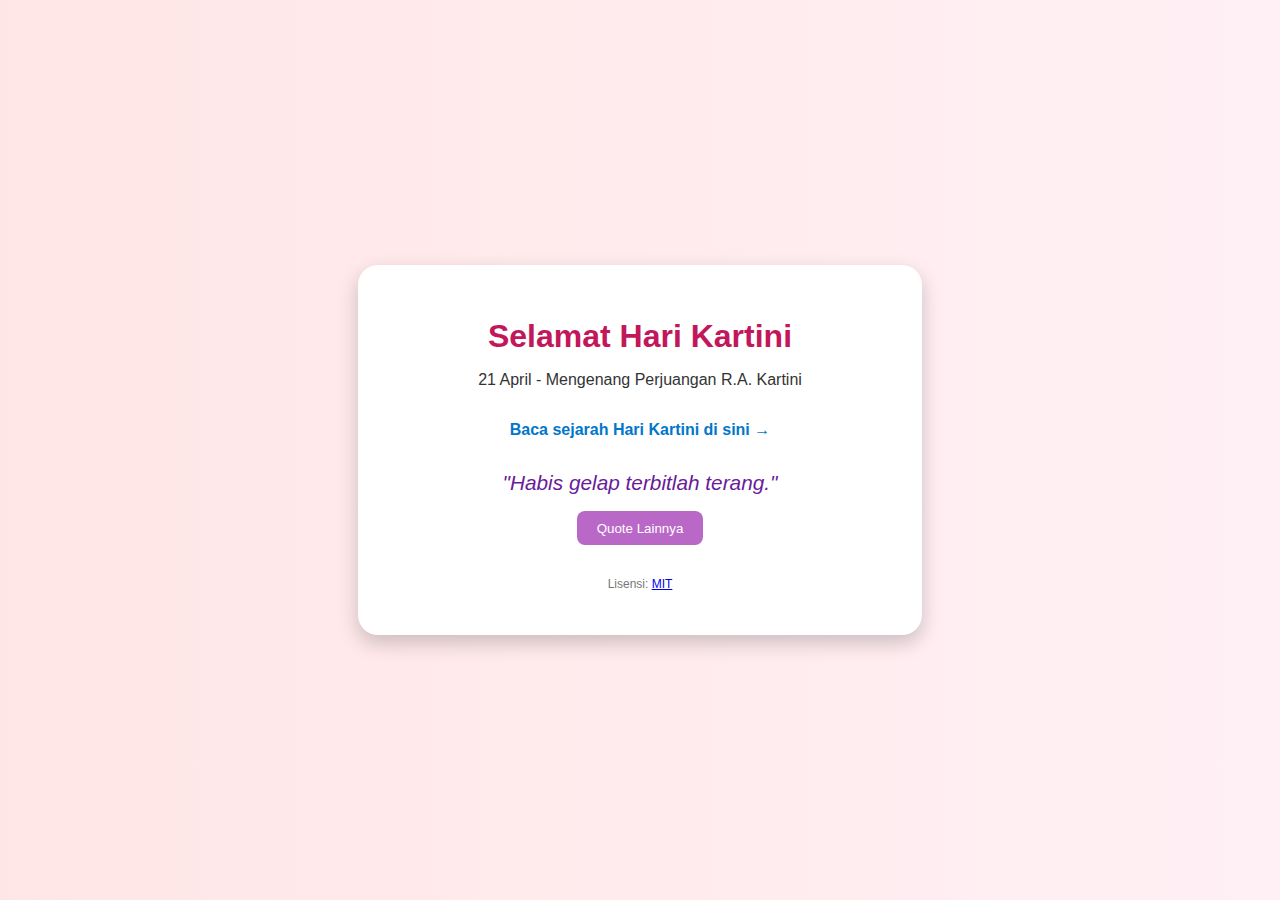
<file: index.html>
<!DOCTYPE html>
<html lang="id">
  <head>
    <meta charset="UTF-8" />
    <meta name="viewport" content="width=device-width, initial-scale=1.0" />
    <title>Hari Kartini</title>
    <link rel="stylesheet" href="css/style.css" />
  </head>
  <body style="height: 100vh">
    <div class="container">
      <header>
        <h1>Selamat Hari Kartini</h1>
        <p>21 April - Mengenang Perjuangan R.A. Kartini</p>
        <a class="sejarah-link" href="views/sejarah.html" target="_blank">
          Baca sejarah Hari Kartini di sini →
        </a>
      </header>
      <section class="quote-box">
        <blockquote id="quote">"Habis gelap terbitlah terang."</blockquote>
        <button onclick="generateQuote()">Quote Lainnya</button>
      </section>
      <footer>
        <p style="font-size: 0.75rem; color: #777; margin-top: 1rem">
          Lisensi: <a href="LICENSE" target="_blank">MIT</a>
        </p>
      </footer>
    </div>
    <script>const quotes = [
  "Habis gelap terbitlah terang.",
  "Tiada awan di langit yang tetap selamanya.",
  "Jangan biarkan kegelapan menghentikan langkahmu.",
  "Perempuan bukan makhluk lemah.",
  "Pendidikan adalah jalan menuju kemerdekaan sejati.",
];

function generateQuote() {
  const randomIndex = Math.floor(Math.random() * quotes.length);
  document.getElementById("quote").textContent = quotes[randomIndex];
}</script>
  </body>
</html>
</file>
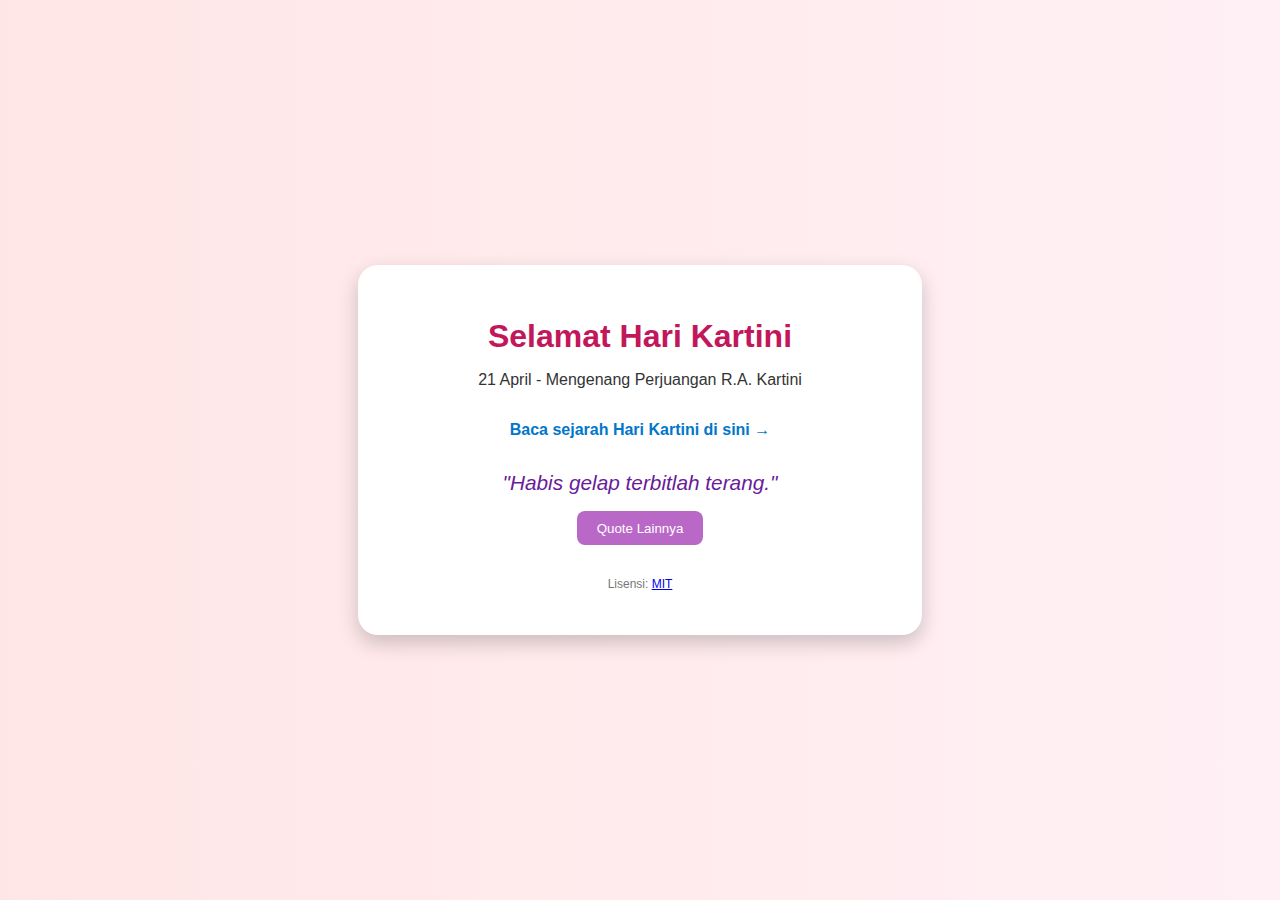
<file: indvgvgg.html>
<!DOCTYPE html>
<html lang="id">
  <head>
    <meta charset="UTF-8" />
    <meta name="viewport" content="width=device-width, initial-scale=1.0" />
    <title>Hari Kartini</title>
    <link rel="stylesheet" href="css/style.css" /
  </head>
  <body style="height: 100vh">
    <div class="container">
      <header>
        <h1>Selamat Hari Kartini</h1>
        <p>21 April - Mengenang Perjuangan R.A. Kartini</p>
        <a class="sejarah-link" href="views/sejarah.html" target="_blank">
          Baca sejarah Hari Kartini di sini →
        </a>
      </header>
      <section class="quote-box">
        <blockquote id="quote">"Habis gelap terbitlah terang."</blockquote>
        <button onclick="generateQuote()">Quote Lainnya</button>
      </section>
      <footer>
        <p style="font-size: 0.75rem; color: #777; margin-top: 1rem">
          Lisensi: <a href="LICENSE" target="_blank">MIT</a>
        </p>
      </footer>
    </div
    <script src="script.js"></script>
  </body>
</html>
</file>
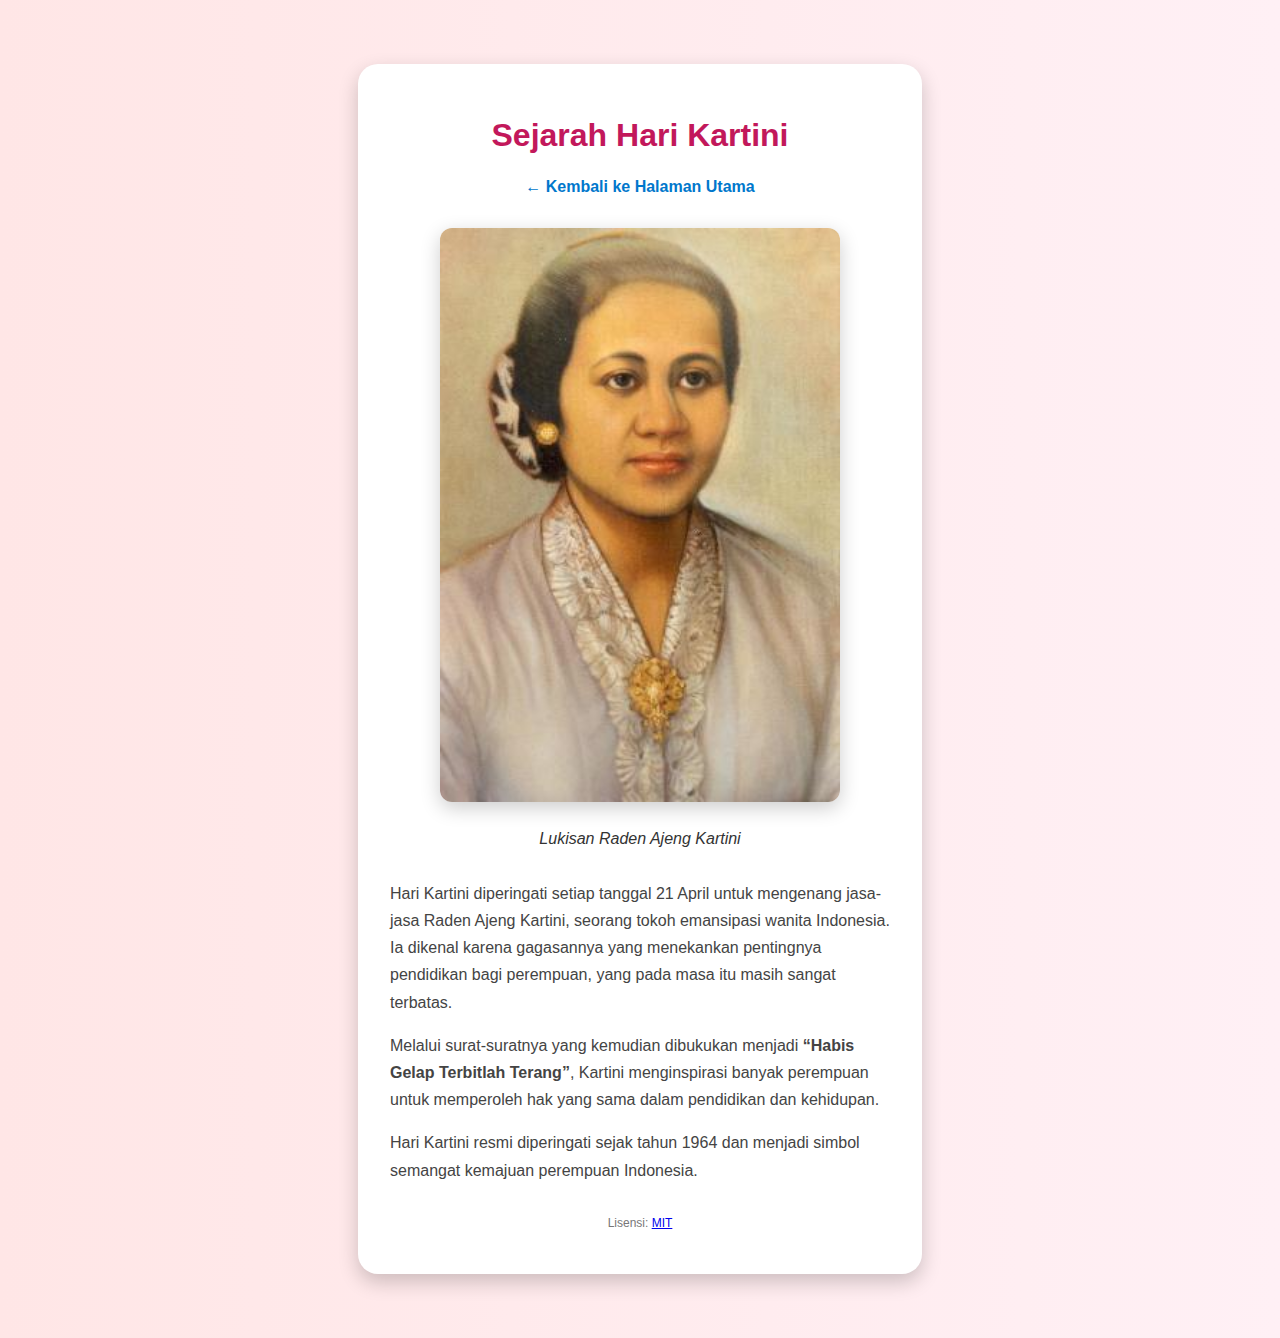
<file: sejarah.html>
<!DOCTYPE html>
<html lang="id">
  <head>
    <meta charset="UTF-8" />
    <meta name="viewport" content="width=device-width, initial-scale=1.0" />
    <title>Sejarah Hari Kartini</title>
    <link rel="stylesheet" href="../css/style.css" />
  </head>
  <body style="margin: 4rem">
    <div class="container">
      <header>
        <h1>Sejarah Hari Kartini</h1>
        <a class="sejarah-link" href="../"
          >← Kembali ke Halaman Utama</a
        >
      </header>

      <section class="image-section">
        <img
          src="../img/R.A.Kartini.jpg"
          alt="Lukisan R.A. Kartini"
          class="kartini-img"
        />
        <p><i>Lukisan Raden Ajeng Kartini</i></p>
      </section>

      <section class="sejarah-text">
        <p>
          Hari Kartini diperingati setiap tanggal 21 April untuk mengenang
          jasa-jasa Raden Ajeng Kartini, seorang tokoh emansipasi wanita
          Indonesia. Ia dikenal karena gagasannya yang menekankan pentingnya
          pendidikan bagi perempuan, yang pada masa itu masih sangat terbatas.
        </p>
        <p>
          Melalui surat-suratnya yang kemudian dibukukan menjadi
          <strong>“Habis Gelap Terbitlah Terang”</strong>, Kartini menginspirasi
          banyak perempuan untuk memperoleh hak yang sama dalam pendidikan dan
          kehidupan.
        </p>
        <p>
          Hari Kartini resmi diperingati sejak tahun 1964 dan menjadi simbol
          semangat kemajuan perempuan Indonesia.
        </p>
      </section>

      <footer>
        <p style="font-size: 0.75rem; color: #777; margin-top: 1rem">
          Lisensi: <a href="../LICENSE" target="_blank">MIT</a>
        </p>
      </footer>
    </div>
  </body>
</html>
</file>
<file: css/style.css>
body {
  margin: 0;
  padding: 0;
  font-family: "Segoe UI", sans-serif;
  background: linear-gradient(to right, #ffe6e6, #fff0f5);
  color: #333;
  display: flex;
  justify-content: center;
  align-items: center;
}

.container {
  text-align: center;
  padding: 2rem;
  background: #fff;
  border-radius: 20px;
  box-shadow: 0 8px 20px rgba(0, 0, 0, 0.2);
  width: 500px;
}

header h1 {
  color: #c2185b;
  margin-bottom: 0.5rem;
}

.sejarah-link {
  display: inline-block;
  margin-top: 1rem;
  color: #0077cc;
  text-decoration: none;
  font-weight: bold;
}

.sejarah-link:hover {
  text-decoration: underline;
  color: #004b99;
}

.quote-box {
  margin-top: 2rem;
}

blockquote {
  font-style: italic;
  font-size: 1.3rem;
  margin-bottom: 1rem;
  color: #6a1b9a;
}

button {
  background-color: #ba68c8;
  color: white;
  border: none;
  padding: 0.6rem 1.2rem;
  border-radius: 8px;
  cursor: pointer;
  transition: 0.3s;
}

button:hover {
  background-color: #9c27b0;
}

.image-section {
  margin: 2rem 0;
}

.kartini-img {
  width: 80%;
  max-width: 400px;
  border-radius: 12px;
  box-shadow: 0 6px 20px rgba(0, 0, 0, 0.2);
  margin-bottom: 0.5rem;
}

.sejarah-text {
  text-align: left;
  font-size: 1rem;
  line-height: 1.7;
  color: #444;
}

footer {
  margin-top: 2rem;
  font-size: 0.8rem;
  color: #777;
}
</file>
